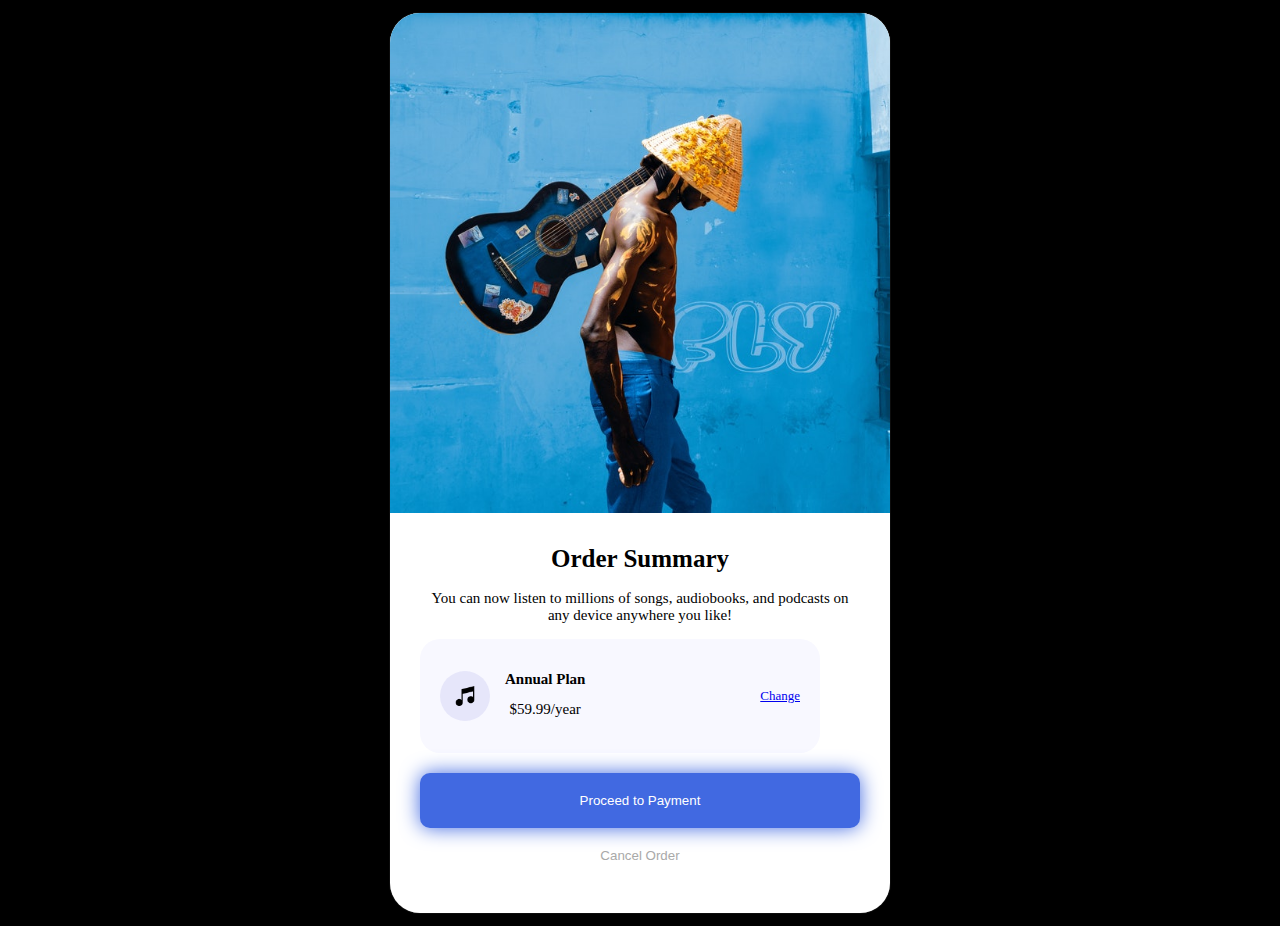
<file: index.html>
<!DOCTYPE html>
<html lang="en">
  <head>
    <meta charset="UTF-8" />
    <meta http-equiv="X-UA-Compatible" content="IE=edge" />
    <meta name="viewport" content="width=device-width, initial-scale=1.0" />
    <title>Document</title>
    <link rel="stylesheet" href="style.css" />
  </head>
  <body>
    <article class="card">
      <div class="card__header">
        <img src="/Images/Music.jpg" alt="" class="header__image" />
      </div>
      <div class="card__body">
        <h1 class="card__heading">Order Summary</h1>
        <p class="card__para">
          You can now listen to millions of songs, audiobooks, and podcasts on
          any device anywhere you like!
        </p>
        <article class="plan">
          <span class="plan-image__container"
            ><img src="/Images/musical-note.png" alt="" class="plan__image"
          /></span>
          <div class="plan__price">
            <div>
              <h2>Annual Plan</h2>
            </div>
            <div>
              <p>$59.99/year</p>
            </div>
          </div>
          <a href="#" class="plan__Link">Change</a>
        </article>
        <div><button class="btn btn--strech">Proceed to Payment</button></div>
        <div><button class="btn btn--none">Cancel Order</button></div>
      </div>
    </article>
  </body>
</html>
</file>
<file: style.css>
*,
*::before,
*::after {
  box-sizing: border-box;
}

html {
  font-size: 62.5%;
}

body {
  background-color: black;
  padding: 5px 5px;
}

/*card*/
.card {
  background-color: white;
  border-radius: 3rem;
  box-shadow: 0 0 1px 0 grey;
  overflow: hidden;
  max-width: 50rem;
  margin: 0 auto;
}

.card__heading {
  font-size: 2.5rem;
  margin-top: 0;
}

.card__para {
  font-size: 1.5rem;
}

.header__image {
  width: 100%;
}

.card__body {
  padding: 3rem 3rem;
  text-align: center;
}

/*plan*/
.plan {
  border-radius: 2rem;
  background-color: ghostwhite;
  padding: 2rem 2rem;
  max-width: 40rem;
  display: flex;
  margin-bottom: 2rem;
}

.plan__image {
  height: 50px;
  width: 50px;
  padding: 1.5rem 1.5rem;
  align-self: center;
}

.plan-image__container {
  display: inline-flex;
  background-color: lavender;
  border-radius: 100%;
  height: 50px;
  align-self: center;
}

.plan__Link {
  align-self: center;
  font-size: 1.3rem;

  flex-grow: 1;
  text-align: right;
}

.plan__price {
  padding-left: 15px;
}

.plan__price p {
  font-size: 1.5rem;
  margin-top: 0;
}

/*btn*/

.btn {
  width: 100%;
  padding: 2rem 2rem;
  border-radius: 1rem;
  border: none;
  cursor: pointer;
}

.btn--strech {
  color: white;
  background-color: royalblue;
  box-shadow: 0 0 2rem 0 royalblue;
}

.btn--none {
  color: darkgray;
  background-color: transparent;
}
</file>
